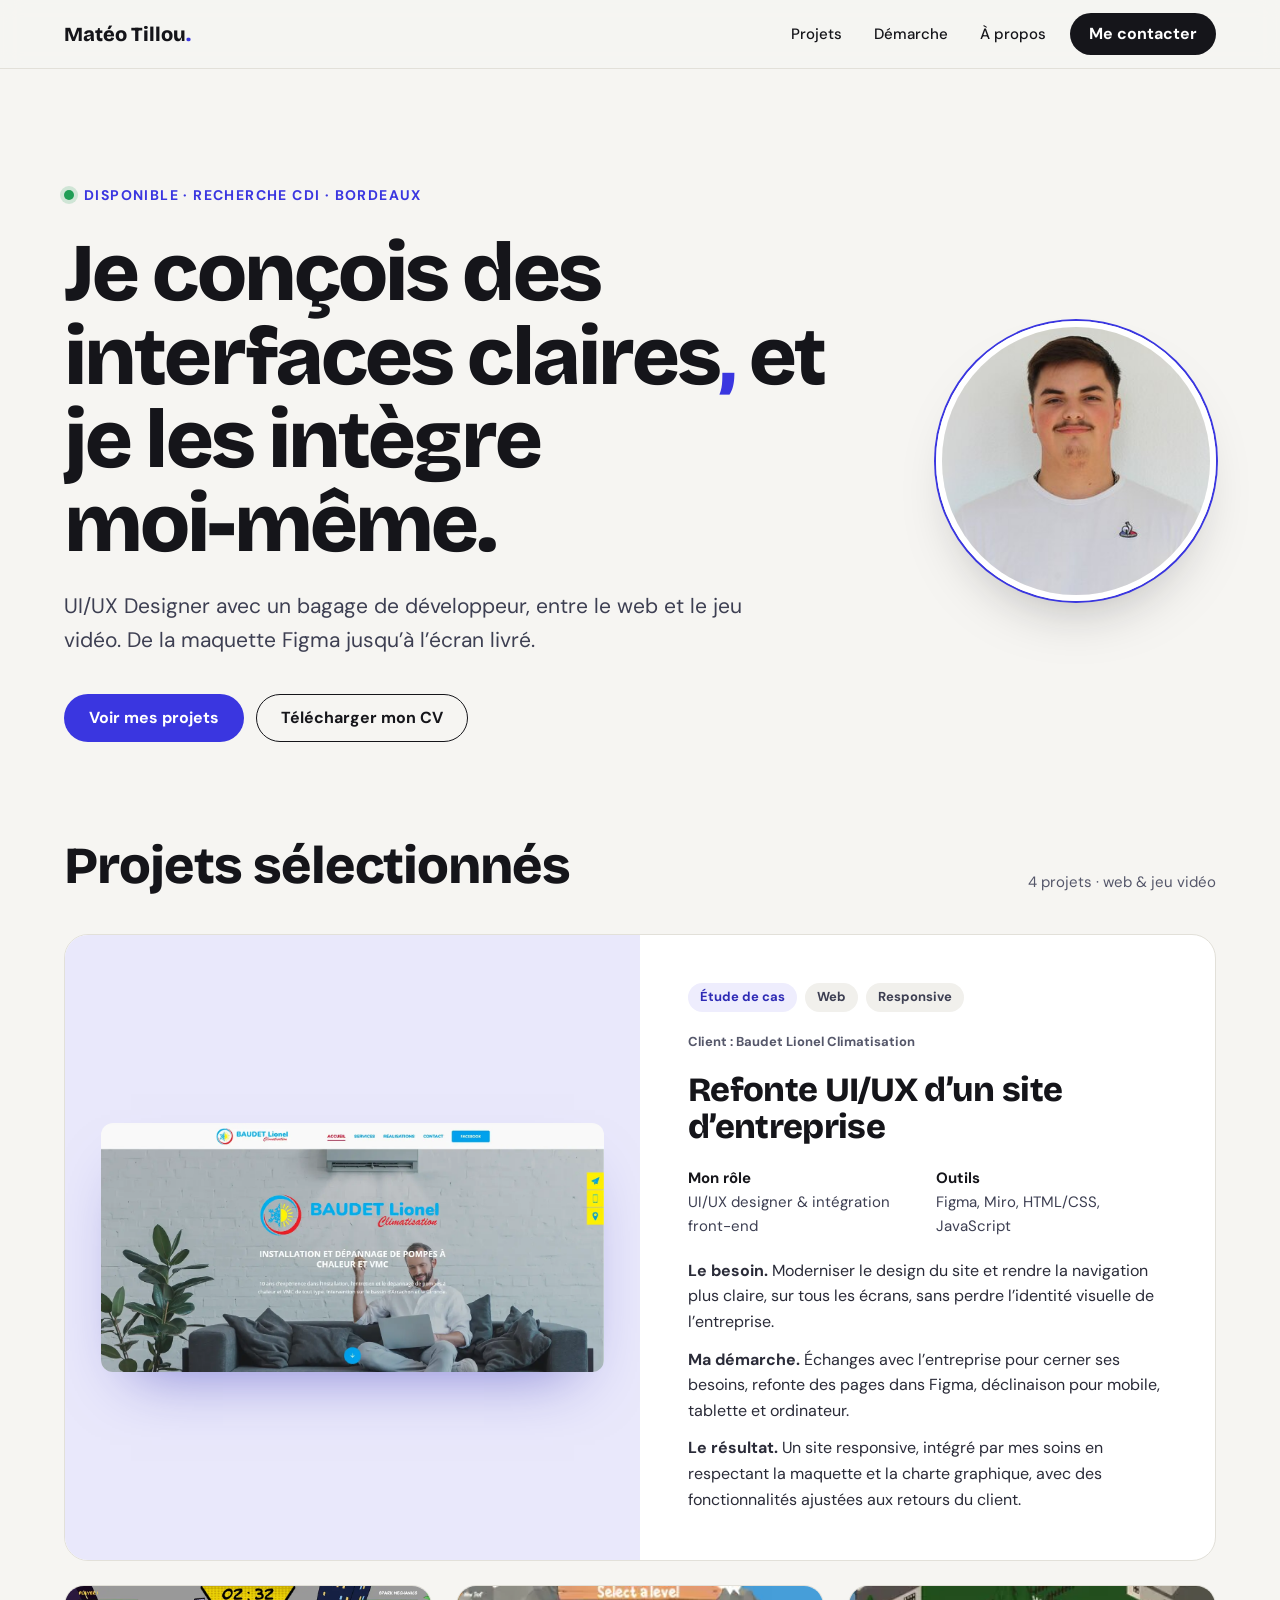
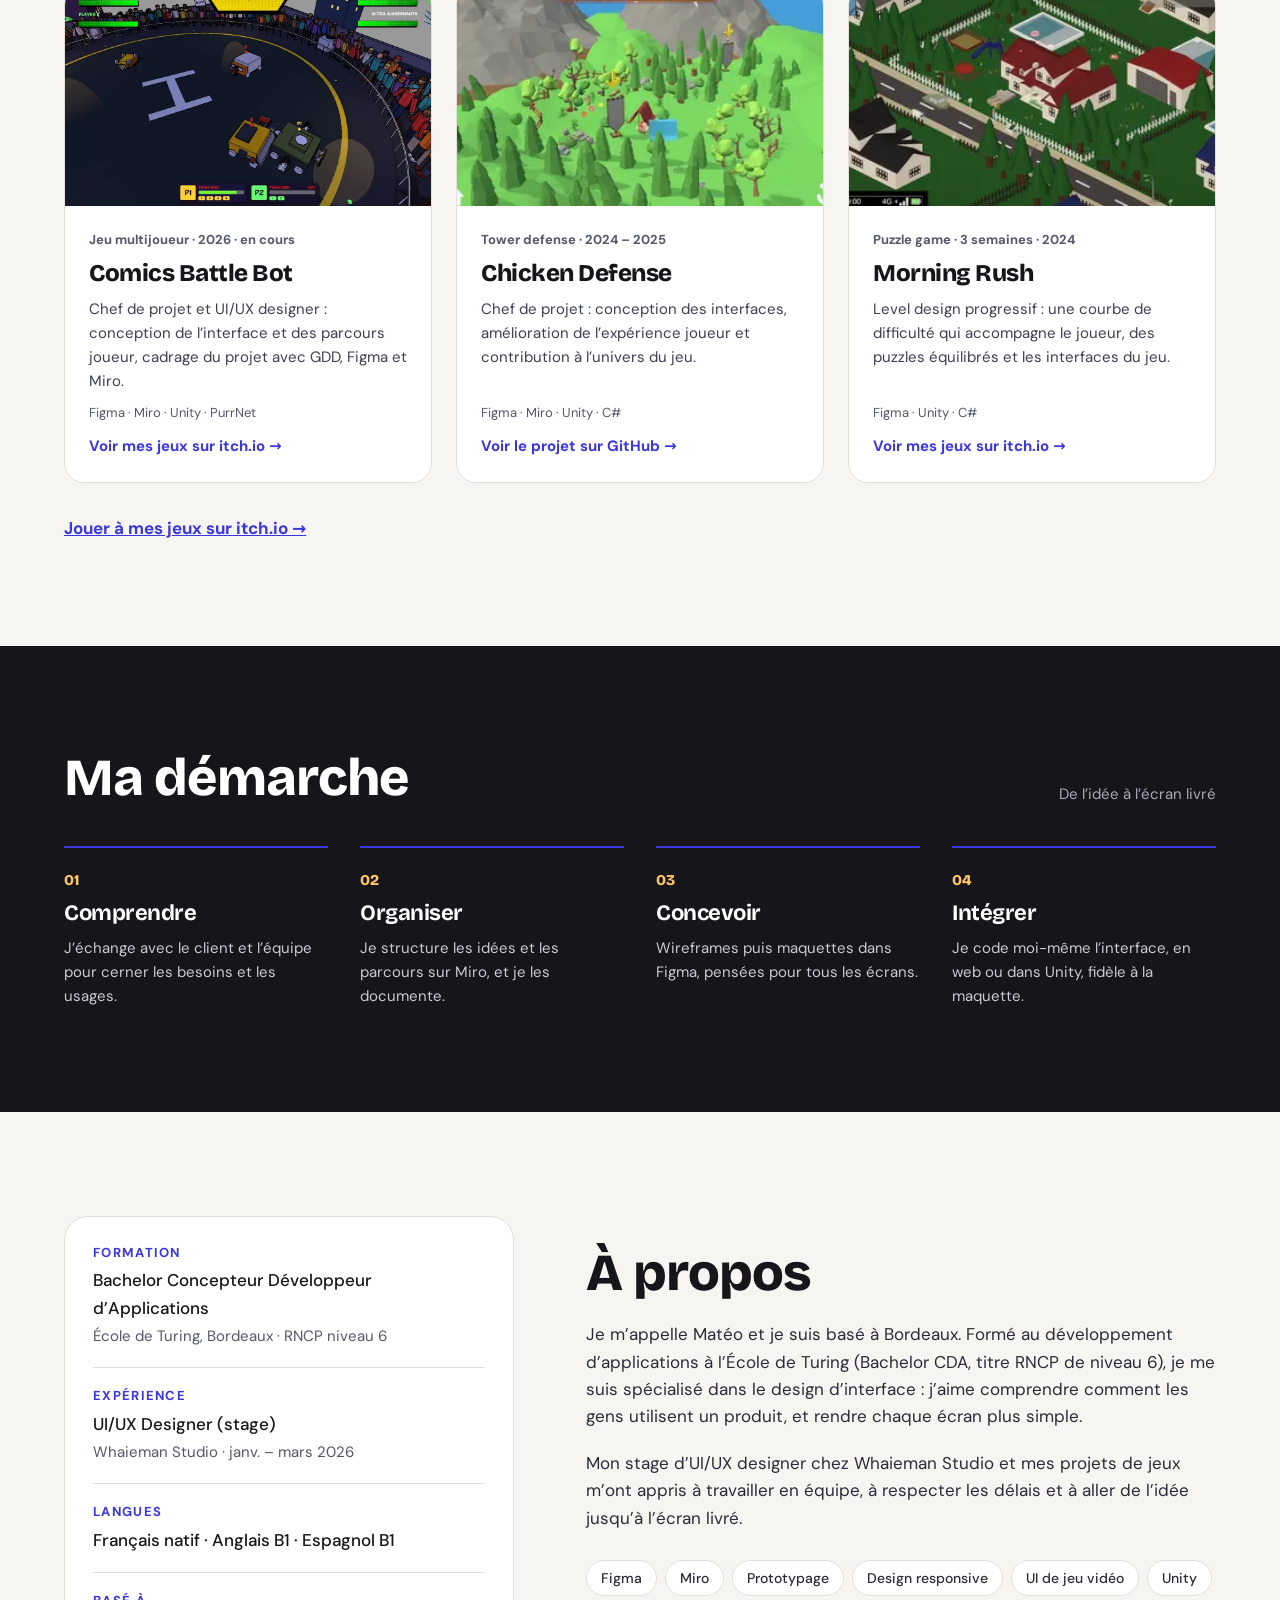
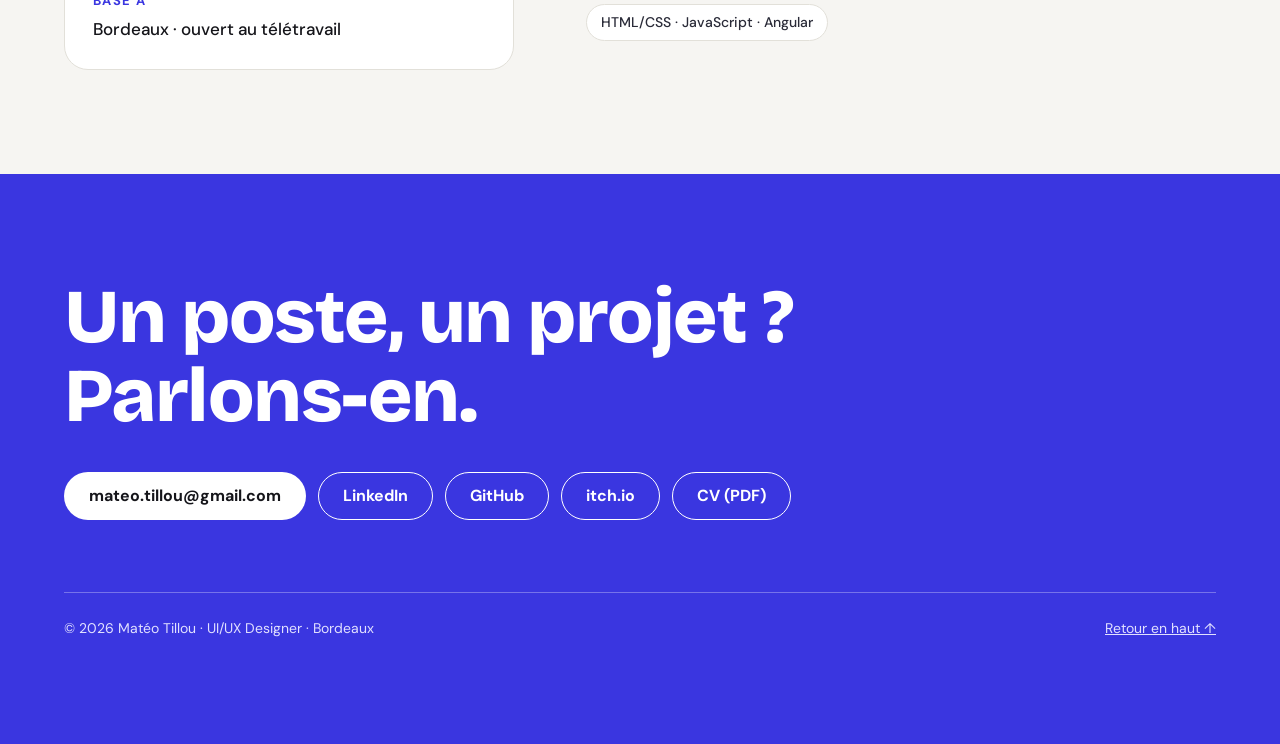
<file: index.html>
<!doctype html>
<html lang="fr">
<head>
  <meta charset="utf-8">
  <meta name="viewport" content="width=device-width, initial-scale=1">
  <title>Matéo Tillou — UI/UX Designer · Bordeaux</title>
  <meta name="description" content="Portfolio de Matéo Tillou, UI/UX Designer à Bordeaux. Je conçois des interfaces claires dans Figma, et je les intègre moi-même, sur le web comme dans Unity.">
  <meta name="author" content="Matéo Tillou">
  <meta name="theme-color" content="#3A36E0">
  <link rel="canonical" href="https://mateo809.github.io/Mateo-Tillou-Portfolio/">

  <meta property="og:type" content="website">
  <meta property="og:locale" content="fr_FR">
  <meta property="og:url" content="https://mateo809.github.io/Mateo-Tillou-Portfolio/">
  <meta property="og:title" content="Matéo Tillou — UI/UX Designer">
  <meta property="og:description" content="Je conçois des interfaces claires, et je les intègre moi-même. Web &amp; jeu vidéo, Bordeaux.">
  <meta property="og:image" content="https://mateo809.github.io/Mateo-Tillou-Portfolio/assets/img/og.png">
  <meta property="og:image:width" content="1200">
  <meta property="og:image:height" content="630">
  <meta name="twitter:card" content="summary_large_image">

  <link rel="icon" href="assets/img/favicon.svg" type="image/svg+xml">
  <link rel="preload" href="assets/fonts/bricolage-grotesque-latin-800-normal.woff2" as="font" type="font/woff2" crossorigin>
  <link rel="preload" href="assets/fonts/dm-sans-latin-400-normal.woff2" as="font" type="font/woff2" crossorigin>
  <link rel="stylesheet" href="assets/css/style.css">

  <script type="application/ld+json">
  {
    "@context": "https://schema.org",
    "@type": "Person",
    "name": "Matéo Tillou",
    "jobTitle": "UI/UX Designer",
    "address": { "@type": "PostalAddress", "addressLocality": "Bordeaux", "addressCountry": "FR" },
    "email": "mailto:mateo.tillou@gmail.com",
    "url": "https://mateo809.github.io/Mateo-Tillou-Portfolio/",
    "sameAs": [
      "https://www.linkedin.com/in/mateo-tillou-3b61292b8/",
      "https://mateo999875.itch.io/",
      "https://github.com/mateo809"
    ]
  }
  </script>
</head>
<body>
  <a class="skip" href="#main">Aller au contenu</a>

  <header class="nav">
    <div class="wrap nav__inner">
      <a class="logo" href="#top" aria-label="Matéo Tillou, retour en haut">Matéo Tillou<span>.</span></a>
      <nav class="nav__links" aria-label="Navigation principale">
        <a href="#projets">Projets</a>
        <a href="#demarche">Démarche</a>
        <a href="#a-propos">À propos</a>
        <a class="btn" href="#contact">Me contacter</a>
      </nav>
    </div>
  </header>

  <main id="main">
    <!-- Hero -->
    <section class="hero" id="top">
      <div class="wrap hero__inner">
        <div>
          <p class="status">Disponible · Recherche CDI · Bordeaux</p>
          <h1>Je conçois des interfaces claires<span class="dot">,</span> et je les intègre <span class="nowrap">moi-même</span>.</h1>
          <p class="hero__lead">UI/UX Designer avec un bagage de développeur, entre le web et le jeu vidéo. De la maquette Figma jusqu’à l’écran livré.</p>
          <div class="hero__cta">
            <a class="btn btn--primary" href="#projets">Voir mes projets</a>
            <a class="btn btn--ghost" href="assets/cv/CV-Mateo-Tillou-UIUX-Designer.pdf" download>Télécharger mon CV</a>
          </div>
        </div>
        <img class="hero__photo" src="assets/img/mateo.jpg" alt="Portrait de Matéo Tillou" width="324" height="324">
      </div>
    </section>

    <!-- Projects -->
    <section class="section" id="projets" aria-labelledby="projets-title" style="padding-top: 0">
      <div class="wrap">
        <div class="section__head">
          <h2 id="projets-title">Projets sélectionnés</h2>
          <p>4 projets · web &amp; jeu vidéo</p>
        </div>

        <article class="case">
          <figure class="shot shot--case"><img src="assets/img/refonte-web.webp" alt="Page d’accueil refondue du site Baudet Lionel Climatisation" width="1400" height="695"></figure>
          <div class="case__body">
            <ul class="tags"><li class="is-accent">Étude de cas</li><li>Web</li><li>Responsive</li></ul>
            <p class="card__kicker">Client : Baudet Lionel Climatisation</p>
            <h3>Refonte UI/UX d’un site d’entreprise</h3>
            <dl class="case__meta">
              <div><dt>Mon rôle</dt><dd>UI/UX designer &amp; intégration front-end</dd></div>
              <div><dt>Outils</dt><dd>Figma, Miro, HTML/CSS, JavaScript</dd></div>
            </dl>
            <div class="case__steps">
              <p><strong>Le besoin.</strong> Moderniser le design du site et rendre la navigation plus claire, sur tous les écrans, sans perdre l’identité visuelle de l’entreprise.</p>
              <p><strong>Ma démarche.</strong> Échanges avec l’entreprise pour cerner ses besoins, refonte des pages dans Figma, déclinaison pour mobile, tablette et ordinateur.</p>
              <p><strong>Le résultat.</strong> Un site responsive, intégré par mes soins en respectant la maquette et la charte graphique, avec des fonctionnalités ajustées aux retours du client.</p>
            </div>
          </div>
        </article>

        <div class="grid">
          <article class="card">
            <figure class="shot"><img src="assets/img/comics-battle-bot.webp" alt="Combat de robots dans l’arène de Comics Battle Bot, avec l’interface de jeu style comics" width="1200" height="675" loading="lazy"></figure>
            <div class="card__body">
              <span class="card__kicker">Jeu multijoueur · 2026 · en cours</span>
              <h3>Comics Battle Bot</h3>
              <p>Chef de projet et UI/UX designer : conception de l’interface et des parcours joueur, cadrage du projet avec GDD, Figma et Miro.</p>
              <span class="card__tools">Figma · Miro · Unity · PurrNet</span>
              <a class="card__link" href="https://mateo999875.itch.io/">Voir mes jeux sur itch.io →</a>
            </div>
          </article>

          <article class="card">
            <figure class="shot"><img src="assets/img/chicken-defense.webp" alt="Écran de sélection de niveau de Chicken Defense" width="347" height="192" loading="lazy"></figure>
            <div class="card__body">
              <span class="card__kicker">Tower defense · 2024 – 2025</span>
              <h3>Chicken Defense</h3>
              <p>Chef de projet : conception des interfaces, amélioration de l’expérience joueur et contribution à l’univers du jeu.</p>
              <span class="card__tools">Figma · Miro · Unity · C#</span>
              <a class="card__link" href="https://github.com/mateo809/Chicken-Defense">Voir le projet sur GitHub →</a>
            </div>
          </article>

          <article class="card">
            <figure class="shot"><img src="assets/img/morning-rush.webp" alt="Vue isométrique d’un quartier résidentiel dans Morning Rush" width="347" height="195" loading="lazy"></figure>
            <div class="card__body">
              <span class="card__kicker">Puzzle game · 3 semaines · 2024</span>
              <h3>Morning Rush</h3>
              <p>Level design progressif : une courbe de difficulté qui accompagne le joueur, des puzzles équilibrés et les interfaces du jeu.</p>
              <span class="card__tools">Figma · Unity · C#</span>
              <a class="card__link" href="https://mateo999875.itch.io/">Voir mes jeux sur itch.io →</a>
            </div>
          </article>
        </div>

        <a class="more" href="https://mateo999875.itch.io/">Jouer à mes jeux sur itch.io →</a>
      </div>
    </section>

    <!-- Process -->
    <section class="section process" id="demarche" aria-labelledby="demarche-title">
      <div class="wrap">
        <div class="section__head">
          <h2 id="demarche-title">Ma démarche</h2>
          <p>De l’idée à l’écran livré</p>
        </div>
        <ol class="steps">
          <li><h3>Comprendre</h3><p>J’échange avec le client et l’équipe pour cerner les besoins et les usages.</p></li>
          <li><h3>Organiser</h3><p>Je structure les idées et les parcours sur Miro, et je les documente.</p></li>
          <li><h3>Concevoir</h3><p>Wireframes puis maquettes dans Figma, pensées pour tous les écrans.</p></li>
          <li><h3>Intégrer</h3><p>Je code moi-même l’interface, en web ou dans Unity, fidèle à la maquette.</p></li>
        </ol>
      </div>
    </section>

    <!-- About -->
    <section class="section" id="a-propos" aria-labelledby="apropos-title">
      <div class="wrap about">
        <dl class="facts">
          <div><dt>Formation</dt><dd>Bachelor Concepteur Développeur d’Applications<br><span>École de Turing, Bordeaux · RNCP niveau 6</span></dd></div>
          <div><dt>Expérience</dt><dd>UI/UX Designer (stage)<br><span>Whaieman Studio · janv. – mars 2026</span></dd></div>
          <div><dt>Langues</dt><dd>Français natif · Anglais B1 · Espagnol B1</dd></div>
          <div><dt>Basé à</dt><dd>Bordeaux · ouvert au télétravail</dd></div>
        </dl>
        <div class="about__text">
          <h2 id="apropos-title">À propos</h2>
          <p>Je m’appelle Matéo et je suis basé à Bordeaux. Formé au développement d’applications à l’École de Turing (Bachelor CDA, titre RNCP de niveau 6), je me suis spécialisé dans le design d’interface : j’aime comprendre comment les gens utilisent un produit, et rendre chaque écran plus simple.</p>
          <p>Mon stage d’UI/UX designer chez Whaieman Studio et mes projets de jeux m’ont appris à travailler en équipe, à respecter les délais et à aller de l’idée jusqu’à l’écran livré.</p>
          <ul class="chips" aria-label="Outils et compétences">
            <li>Figma</li><li>Miro</li><li>Prototypage</li><li>Design responsive</li><li>UI de jeu vidéo</li><li>Unity</li><li>HTML/CSS · JavaScript · Angular</li>
          </ul>
        </div>
      </div>
    </section>
  </main>

  <!-- Contact -->
  <footer class="section contact" id="contact" aria-labelledby="contact-title">
    <div class="wrap">
      <h2 id="contact-title">Un poste, un projet ?<br>Parlons-en.</h2>
      <div class="contact__cta">
        <a class="btn btn--light" href="mailto:mateo.tillou@gmail.com">mateo.tillou@gmail.com</a>
        <a class="btn btn--outline-light" href="https://www.linkedin.com/in/mateo-tillou-3b61292b8/">LinkedIn</a>
        <a class="btn btn--outline-light" href="https://github.com/mateo809">GitHub</a>
        <a class="btn btn--outline-light" href="https://mateo999875.itch.io/">itch.io</a>
        <a class="btn btn--outline-light" href="assets/cv/CV-Mateo-Tillou-UIUX-Designer.pdf" download>CV (PDF)</a>
      </div>
      <div class="footer">
        <span>© 2026 Matéo Tillou · UI/UX Designer · Bordeaux</span>
        <a href="#top">Retour en haut ↑</a>
      </div>
    </div>
  </footer>
</body>
</html>
</file>
<file: assets/css/style.css>
/* ---------- Fonts (self-hosted, SIL OFL 1.1) ---------- */
@font-face { font-family: "Bricolage Grotesque"; font-weight: 500; font-display: swap; src: url("../fonts/bricolage-grotesque-latin-500-normal.woff2") format("woff2"); }
@font-face { font-family: "Bricolage Grotesque"; font-weight: 700; font-display: swap; src: url("../fonts/bricolage-grotesque-latin-700-normal.woff2") format("woff2"); }
@font-face { font-family: "Bricolage Grotesque"; font-weight: 800; font-display: swap; src: url("../fonts/bricolage-grotesque-latin-800-normal.woff2") format("woff2"); }
@font-face { font-family: "DM Sans"; font-weight: 400; font-display: swap; src: url("../fonts/dm-sans-latin-400-normal.woff2") format("woff2"); }
@font-face { font-family: "DM Sans"; font-weight: 500; font-display: swap; src: url("../fonts/dm-sans-latin-500-normal.woff2") format("woff2"); }
@font-face { font-family: "DM Sans"; font-weight: 700; font-display: swap; src: url("../fonts/dm-sans-latin-700-normal.woff2") format("woff2"); }

/* ---------- Tokens ---------- */
:root {
  --bg: #F6F5F2;
  --surface: #FFFFFF;
  --ink: #15151A;
  --ink-2: #2A2B38;
  --muted: #55576A;
  --line: #E2E0D9;
  --accent: #3A36E0;
  --accent-soft: #EEEDFD;
  --accent-ink: #2E2BB5;
  --highlight: #FFC566;
  --ok: #1F9D55;

  --display: "Bricolage Grotesque", ui-sans-serif, system-ui, sans-serif;
  --body: "DM Sans", ui-sans-serif, system-ui, sans-serif;

  --wrap: 1200px;
  --gutter: clamp(16px, 4vw, 24px);
  --radius: 24px;
}

/* ---------- Base ---------- */
*, *::before, *::after { box-sizing: border-box; }
html { scroll-behavior: smooth; scroll-padding-top: 80px; -webkit-text-size-adjust: 100%; }
body {
  margin: 0;
  background: var(--bg);
  color: var(--ink);
  font-family: var(--body);
  font-size: 17px;
  line-height: 1.6;
  -webkit-font-smoothing: antialiased;
}
img { display: block; max-width: 100%; height: auto; }
a { color: inherit; }
h1, h2, h3 { font-family: var(--display); letter-spacing: -0.02em; line-height: 1.08; margin: 0; }
p { margin: 0; }
:focus-visible { outline: 3px solid var(--accent); outline-offset: 3px; border-radius: 6px; }

.wrap { max-width: var(--wrap); margin: 0 auto; padding-inline: var(--gutter); }
.nowrap { white-space: nowrap; }
.skip { position: absolute; left: -9999px; top: 8px; z-index: 100; padding: 10px 16px; background: var(--ink); color: #fff; border-radius: 8px; }
.skip:focus { left: 8px; }

/* ---------- Buttons ---------- */
.btn {
  display: inline-flex; align-items: center; gap: 8px;
  min-height: 48px; padding: 0 24px;
  border-radius: 999px; border: 1.5px solid transparent;
  font-weight: 700; font-size: 16px; text-decoration: none;
  transition: transform .15s ease, background-color .15s ease, color .15s ease;
}
.btn:hover { transform: translateY(-2px); }
.btn--primary { background: var(--accent); color: #fff; }
.btn--primary:hover { background: #2B27C4; }
.btn--ghost { border-color: var(--ink); }
.btn--ghost:hover { background: var(--ink); color: #fff; }
.btn--light { background: #fff; color: var(--ink); }
.btn--outline-light { border-color: #fff; color: #fff; }
.btn--outline-light:hover { background: #fff; color: var(--ink); }

/* ---------- Nav ---------- */
.nav {
  position: sticky; top: 0; z-index: 50;
  background: rgba(246, 245, 242, .9);
  backdrop-filter: saturate(1.4) blur(10px);
  -webkit-backdrop-filter: saturate(1.4) blur(10px);
  border-bottom: 1px solid var(--line);
}
.nav__inner { display: flex; align-items: center; justify-content: space-between; gap: 16px; min-height: 68px; }
.logo { font-family: var(--display); font-weight: 800; font-size: 20px; text-decoration: none; }
.logo span, .dot { color: var(--accent); }
.nav__links { display: flex; align-items: center; gap: 4px; font-size: 15px; font-weight: 500; }
.nav__links a { padding: 10px 14px; text-decoration: none; border-radius: 999px; }
.nav__links a:hover { background: #ECEAE4; }
.nav__links .btn { min-height: 42px; padding: 0 18px; margin-left: 6px; background: var(--ink); color: #fff; }
.nav__links .btn:hover { background: var(--accent); }
@media (max-width: 720px) { .nav__links a:not(.btn) { display: none; } }

/* ---------- Hero ---------- */
.hero { padding-block: clamp(64px, 10vw, 112px) clamp(56px, 8vw, 96px); }
.hero__inner { display: grid; grid-template-columns: minmax(0, 1fr) auto; gap: 48px; align-items: center; }
.status { display: inline-flex; align-items: center; gap: 10px; font-size: 14px; font-weight: 700; letter-spacing: .1em; text-transform: uppercase; color: var(--accent); }
.status::before { content: ""; width: 10px; height: 10px; border-radius: 50%; background: var(--ok); box-shadow: 0 0 0 4px rgba(31, 157, 85, .18); }
.hero h1 { margin-top: 24px; font-weight: 800; font-size: clamp(40px, 6.4vw, 84px); line-height: 1.02; letter-spacing: -0.035em; max-width: 15ch; }
.hero__lead { margin-top: 24px; max-width: 34em; font-size: clamp(18px, 2vw, 21px); color: #3D3F52; }
.hero__cta { margin-top: 36px; display: flex; flex-wrap: wrap; gap: 12px; }
.hero__photo { width: clamp(180px, 22vw, 280px); aspect-ratio: 1; border-radius: 50%; object-fit: cover; object-position: center 25%; border: 6px solid #fff; box-shadow: 0 0 0 2px var(--accent), 0 30px 60px -30px rgba(21, 21, 26, .35); }
@media (max-width: 860px) {
  .hero__inner { grid-template-columns: 1fr; }
  .hero__photo { order: -1; width: 132px; border-width: 4px; }
}

/* ---------- Section heads ---------- */
.section { padding-block: clamp(64px, 9vw, 104px); }
.section__head { display: flex; justify-content: space-between; align-items: flex-end; gap: 16px; flex-wrap: wrap; margin-bottom: 40px; }
.section__head h2 { font-weight: 800; font-size: clamp(32px, 4.4vw, 52px); }
.section__head p { color: var(--muted); font-size: 15px; }

/* ---------- Tags ---------- */
.tags { display: flex; flex-wrap: wrap; gap: 8px; padding: 0; margin: 0; list-style: none; font-size: 13px; font-weight: 700; }
.tags li { padding: 4px 12px; border-radius: 999px; background: #F1F0EC; color: #3D3F52; }
.tags li.is-accent { background: var(--accent-soft); color: var(--accent-ink); }

/* ---------- Case study (featured) ---------- */
.case {
  display: grid; grid-template-columns: repeat(2, minmax(0, 1fr));
  background: var(--surface); border: 1px solid var(--line); border-radius: var(--radius); overflow: hidden;
}
.case__body { padding: clamp(28px, 4vw, 48px); display: flex; flex-direction: column; gap: 20px; }
.case__body h3 { font-weight: 800; font-size: clamp(26px, 3vw, 34px); }
.case__meta { display: grid; grid-template-columns: repeat(2, minmax(0, 1fr)); gap: 16px; font-size: 15px; margin: 0; }
.case__meta dt { font-weight: 700; }
.case__meta dd { margin: 0; color: #3D3F52; }
.case__steps { display: flex; flex-direction: column; gap: 12px; color: var(--ink-2); font-size: 16px; }
@media (max-width: 900px) { .case { grid-template-columns: 1fr; } }

/* ---------- Project cards ---------- */
.grid { margin-top: 24px; display: grid; grid-template-columns: repeat(3, minmax(0, 1fr)); gap: 24px; }
@media (max-width: 1000px) { .grid { grid-template-columns: repeat(2, minmax(0, 1fr)); } }
@media (max-width: 640px) { .grid { grid-template-columns: 1fr; } }
.card {
  display: flex; flex-direction: column;
  background: var(--surface); border: 1px solid var(--line); border-radius: 20px; overflow: hidden;
  transition: transform .2s ease, box-shadow .2s ease;
}
.card:hover { transform: translateY(-4px); box-shadow: 0 24px 48px -28px rgba(21, 21, 26, .35); }
.card__body { padding: 24px; display: flex; flex-direction: column; gap: 10px; flex-grow: 1; }
.card__kicker { font-size: 13px; font-weight: 700; color: var(--muted); }
.card h3 { font-weight: 800; font-size: 24px; }
.card p { font-size: 15px; color: #3D3F52; flex-grow: 1; }
.card__tools { font-size: 13px; color: var(--muted); }
.card__link { font-weight: 700; color: var(--accent); text-decoration: none; font-size: 15px; }
.card__link:hover { text-decoration: underline; }
.more { display: inline-block; margin-top: 32px; font-weight: 700; color: var(--accent); }

/* ---------- Project images ---------- */
.shot { margin: 0; background: #1E1B2E; overflow: hidden; }
.shot img { width: 100%; height: 220px; object-fit: cover; transition: transform .4s ease; }
.card:hover .shot img { transform: scale(1.04); }
.shot--case { background: #E9E8FB; display: flex; align-items: center; padding: clamp(20px, 3vw, 36px); }
.shot--case img { height: auto; border-radius: 12px; box-shadow: 0 30px 60px -30px rgba(46, 43, 181, .55); }

/* ---------- Process ---------- */
.process { background: var(--ink); color: #fff; }
.process .section__head p { color: #A9AABA; }
.steps { list-style: none; margin: 0; padding: 0; display: grid; grid-template-columns: repeat(4, minmax(0, 1fr)); gap: 32px; counter-reset: s; }
@media (max-width: 900px) { .steps { grid-template-columns: repeat(2, minmax(0, 1fr)); } }
@media (max-width: 520px) { .steps { grid-template-columns: 1fr; } }
.steps li { padding-top: 20px; border-top: 2px solid var(--accent); display: flex; flex-direction: column; gap: 10px; counter-increment: s; }
.steps li::before { content: "0" counter(s); font-family: var(--display); font-weight: 800; font-size: 15px; color: var(--highlight); }
.steps h3 { font-weight: 700; font-size: 22px; }
.steps p { font-size: 15px; color: #C9CAD6; }

/* ---------- About ---------- */
.about { display: grid; grid-template-columns: minmax(0, 5fr) minmax(0, 7fr); gap: clamp(32px, 6vw, 72px); align-items: center; }
.facts { margin: 0; display: flex; flex-direction: column; background: var(--surface); border: 1px solid var(--line); border-radius: var(--radius); padding: 8px 28px; }
.facts div { padding: 18px 0; border-bottom: 1px solid var(--line); }
.facts div:last-child { border-bottom: 0; }
.facts dt { font-size: 13px; font-weight: 700; letter-spacing: .1em; text-transform: uppercase; color: var(--accent); }
.facts dd { margin: 4px 0 0; font-weight: 500; }
.facts dd span { font-weight: 400; font-size: 15px; color: var(--muted); }
.about__text { display: flex; flex-direction: column; gap: 20px; color: var(--ink-2); }
.about__text h2 { color: var(--ink); font-weight: 800; font-size: clamp(32px, 4.4vw, 52px); }
.chips { list-style: none; margin: 8px 0 0; padding: 0; display: flex; flex-wrap: wrap; gap: 8px; font-size: 14px; font-weight: 500; }
.chips li { padding: 6px 14px; border-radius: 999px; background: #fff; border: 1px solid var(--line); }
@media (max-width: 800px) { .about { grid-template-columns: 1fr; } .about__text { order: -1; } }

/* ---------- Contact ---------- */
.contact { background: var(--accent); color: #fff; }
.contact h2 { font-weight: 800; font-size: clamp(36px, 6vw, 76px); line-height: 1.04; }
.contact__cta { margin-top: 36px; display: flex; flex-wrap: wrap; gap: 12px; }
.footer { margin-top: 72px; padding-top: 24px; border-top: 1px solid rgba(255, 255, 255, .3); display: flex; justify-content: space-between; flex-wrap: wrap; gap: 12px; font-size: 14px; color: #E2E1FF; }

/* ---------- Motion ---------- */
@media (prefers-reduced-motion: reduce) {
  html { scroll-behavior: auto; }
  *, *::before, *::after { transition: none !important; }
}
</file>
